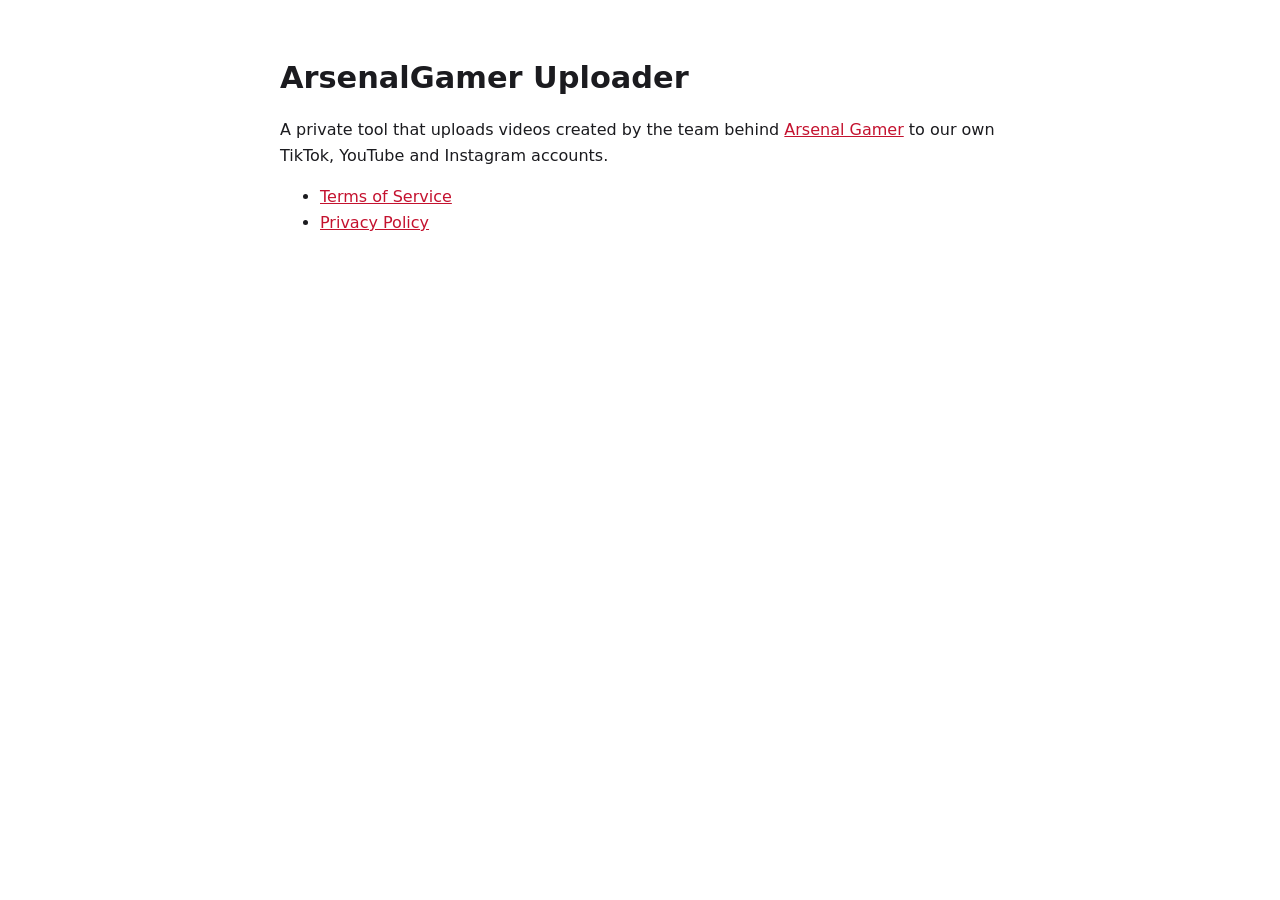
<file: index.html>
<!doctype html>
<html lang="en">
<head>
<meta charset="utf-8">
<meta name="viewport" content="width=device-width, initial-scale=1">
<title>ArsenalGamer Uploader</title>
<link rel="stylesheet" href="style.css">
</head>
<body>
<main>
<h1>ArsenalGamer Uploader</h1>
<p>A private tool that uploads videos created by the team behind
<a href="https://arsenalgamer.store">Arsenal Gamer</a> to our own TikTok, YouTube and Instagram accounts.</p>
<ul>
  <li><a href="terms.html">Terms of Service</a></li>
  <li><a href="privacy.html">Privacy Policy</a></li>
</ul>
</main>
</body>
</html>
</file>
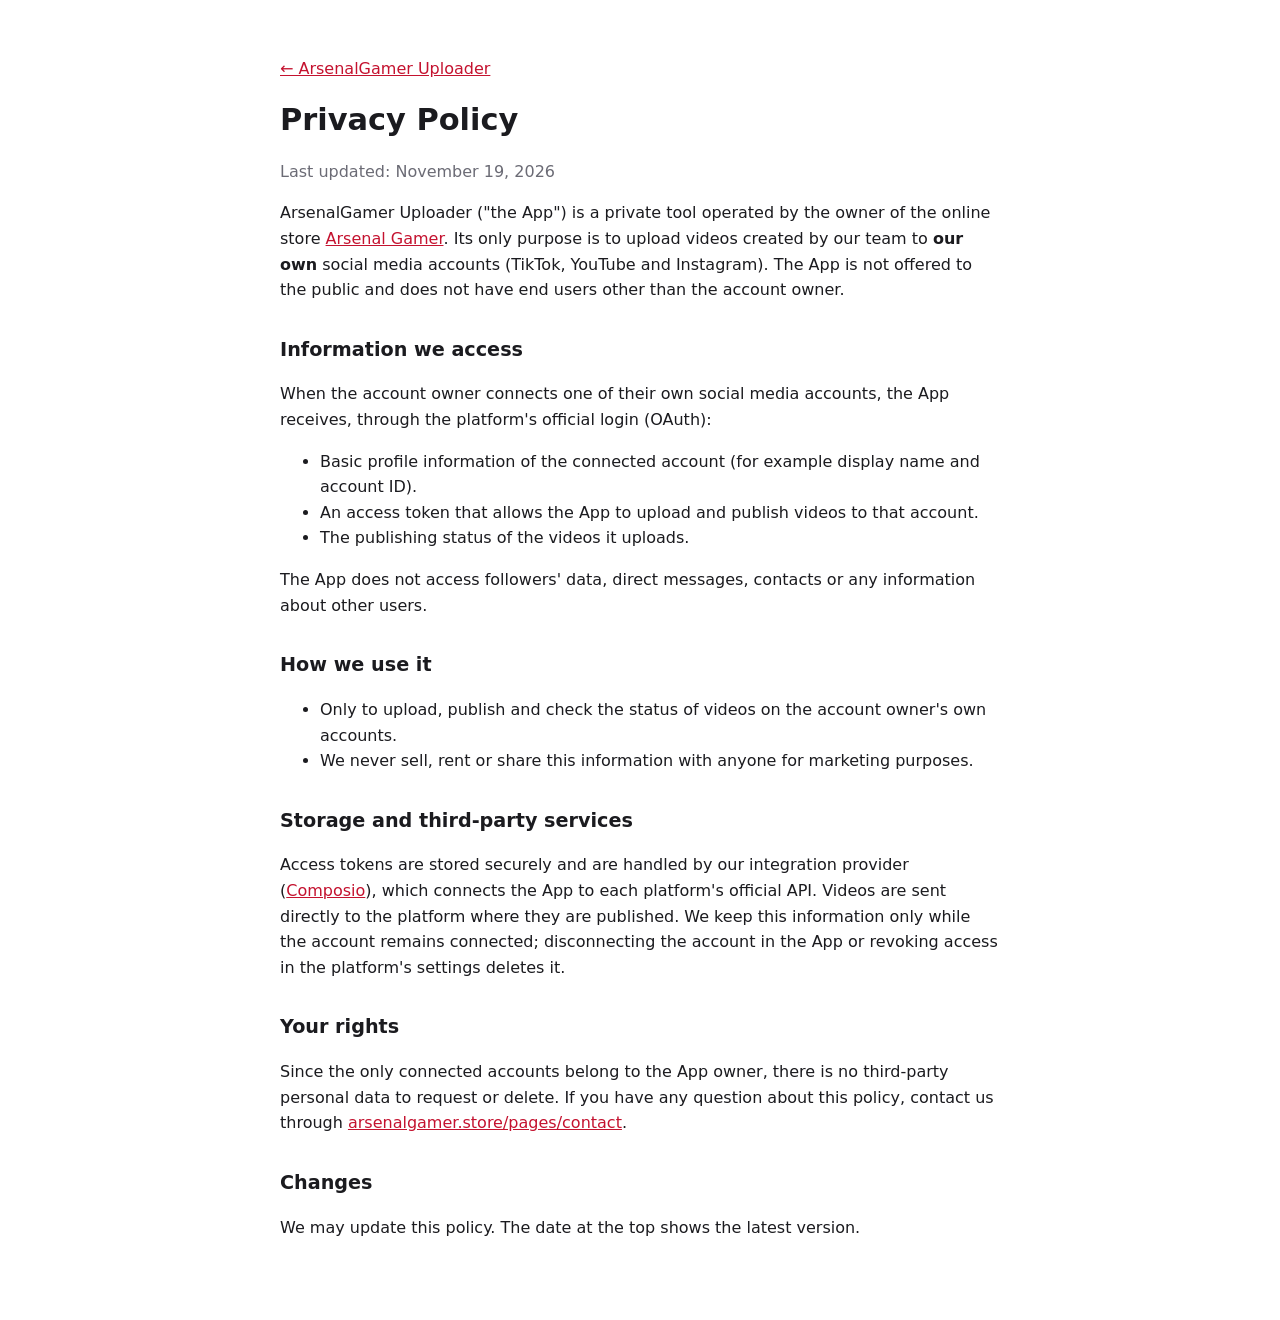
<file: privacy.html>
<!doctype html>
<html lang="en">
<head>
<meta charset="utf-8">
<meta name="viewport" content="width=device-width, initial-scale=1">
<title>Privacy Policy – ArsenalGamer Uploader</title>
<link rel="stylesheet" href="style.css">
</head>
<body>
<main>
<p><a href="index.html">← ArsenalGamer Uploader</a></p>
<h1>Privacy Policy</h1>
<p class="muted">Last updated: November 19, 2026</p>

<p>ArsenalGamer Uploader ("the App") is a private tool operated by the owner of the online store
<a href="https://arsenalgamer.store">Arsenal Gamer</a>. Its only purpose is to upload videos created by our team to
<strong>our own</strong> social media accounts (TikTok, YouTube and Instagram). The App is not offered to the public
and does not have end users other than the account owner.</p>

<h2>Information we access</h2>
<p>When the account owner connects one of their own social media accounts, the App receives, through the platform's
official login (OAuth):</p>
<ul>
  <li>Basic profile information of the connected account (for example display name and account ID).</li>
  <li>An access token that allows the App to upload and publish videos to that account.</li>
  <li>The publishing status of the videos it uploads.</li>
</ul>
<p>The App does not access followers' data, direct messages, contacts or any information about other users.</p>

<h2>How we use it</h2>
<ul>
  <li>Only to upload, publish and check the status of videos on the account owner's own accounts.</li>
  <li>We never sell, rent or share this information with anyone for marketing purposes.</li>
</ul>

<h2>Storage and third-party services</h2>
<p>Access tokens are stored securely and are handled by our integration provider
(<a href="https://composio.dev">Composio</a>), which connects the App to each platform's official API. Videos are
sent directly to the platform where they are published. We keep this information only while the account remains
connected; disconnecting the account in the App or revoking access in the platform's settings deletes it.</p>

<h2>Your rights</h2>
<p>Since the only connected accounts belong to the App owner, there is no third-party personal data to request or
delete. If you have any question about this policy, contact us through
<a href="https://arsenalgamer.store/pages/contact">arsenalgamer.store/pages/contact</a>.</p>

<h2>Changes</h2>
<p>We may update this policy. The date at the top shows the latest version.</p>
</main>
</body>
</html>
</file>
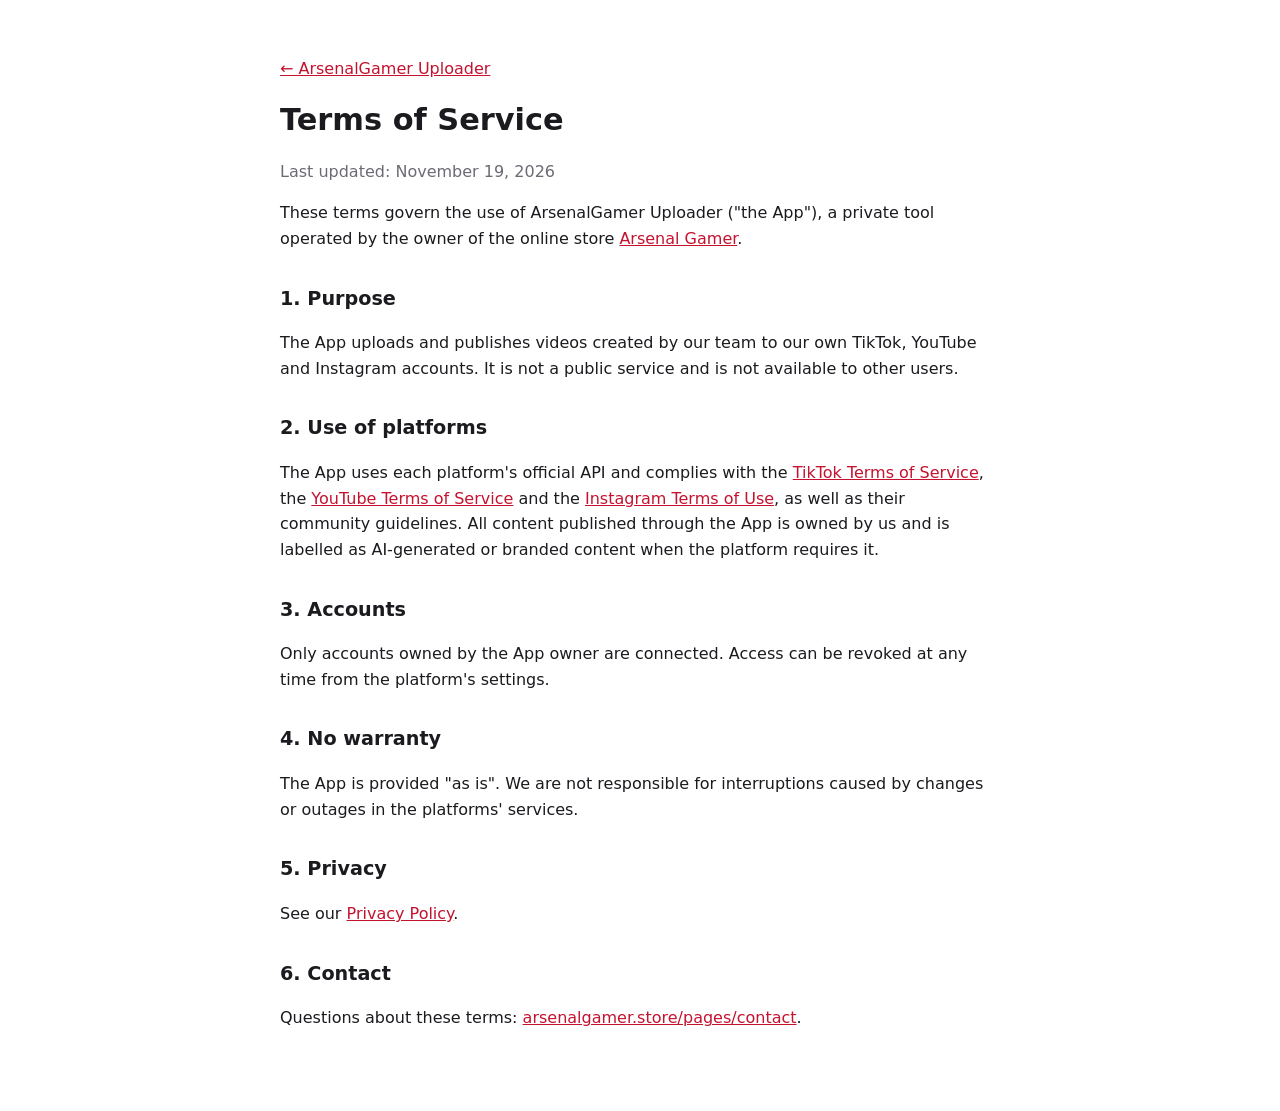
<file: terms.html>
<!doctype html>
<html lang="en">
<head>
<meta charset="utf-8">
<meta name="viewport" content="width=device-width, initial-scale=1">
<title>Terms of Service – ArsenalGamer Uploader</title>
<link rel="stylesheet" href="style.css">
</head>
<body>
<main>
<p><a href="index.html">← ArsenalGamer Uploader</a></p>
<h1>Terms of Service</h1>
<p class="muted">Last updated: November 19, 2026</p>

<p>These terms govern the use of ArsenalGamer Uploader ("the App"), a private tool operated by the owner of the online
store <a href="https://arsenalgamer.store">Arsenal Gamer</a>.</p>

<h2>1. Purpose</h2>
<p>The App uploads and publishes videos created by our team to our own TikTok, YouTube and Instagram accounts. It is
not a public service and is not available to other users.</p>

<h2>2. Use of platforms</h2>
<p>The App uses each platform's official API and complies with the
<a href="https://www.tiktok.com/legal/page/global/terms-of-service/en">TikTok Terms of Service</a>, the
<a href="https://www.youtube.com/t/terms">YouTube Terms of Service</a> and the
<a href="https://help.instagram.com/581066165581870">Instagram Terms of Use</a>, as well as their community
guidelines. All content published through the App is owned by us and is labelled as AI-generated or branded content
when the platform requires it.</p>

<h2>3. Accounts</h2>
<p>Only accounts owned by the App owner are connected. Access can be revoked at any time from the platform's
settings.</p>

<h2>4. No warranty</h2>
<p>The App is provided "as is". We are not responsible for interruptions caused by changes or outages in the
platforms' services.</p>

<h2>5. Privacy</h2>
<p>See our <a href="privacy.html">Privacy Policy</a>.</p>

<h2>6. Contact</h2>
<p>Questions about these terms: <a href="https://arsenalgamer.store/pages/contact">arsenalgamer.store/pages/contact</a>.</p>
</main>
</body>
</html>
</file>
<file: style.css>
:root { --bg: #ffffff; --fg: #1b1b1f; --muted: #6b6b75; --link: #c4122f; }
@media (prefers-color-scheme: dark) { :root { --bg: #121216; --fg: #ececf1; --muted: #9a9aa6; --link: #ff5a6e; } }
body { margin: 0; background: var(--bg); color: var(--fg); font: 16px/1.6 system-ui, -apple-system, "Segoe UI", sans-serif; }
main { max-width: 720px; margin: 0 auto; padding: 40px 16px 64px; }
h1 { font-size: 1.9rem; line-height: 1.2; }
h2 { font-size: 1.2rem; margin-top: 2rem; }
a { color: var(--link); }
.muted { color: var(--muted); }
</file>
